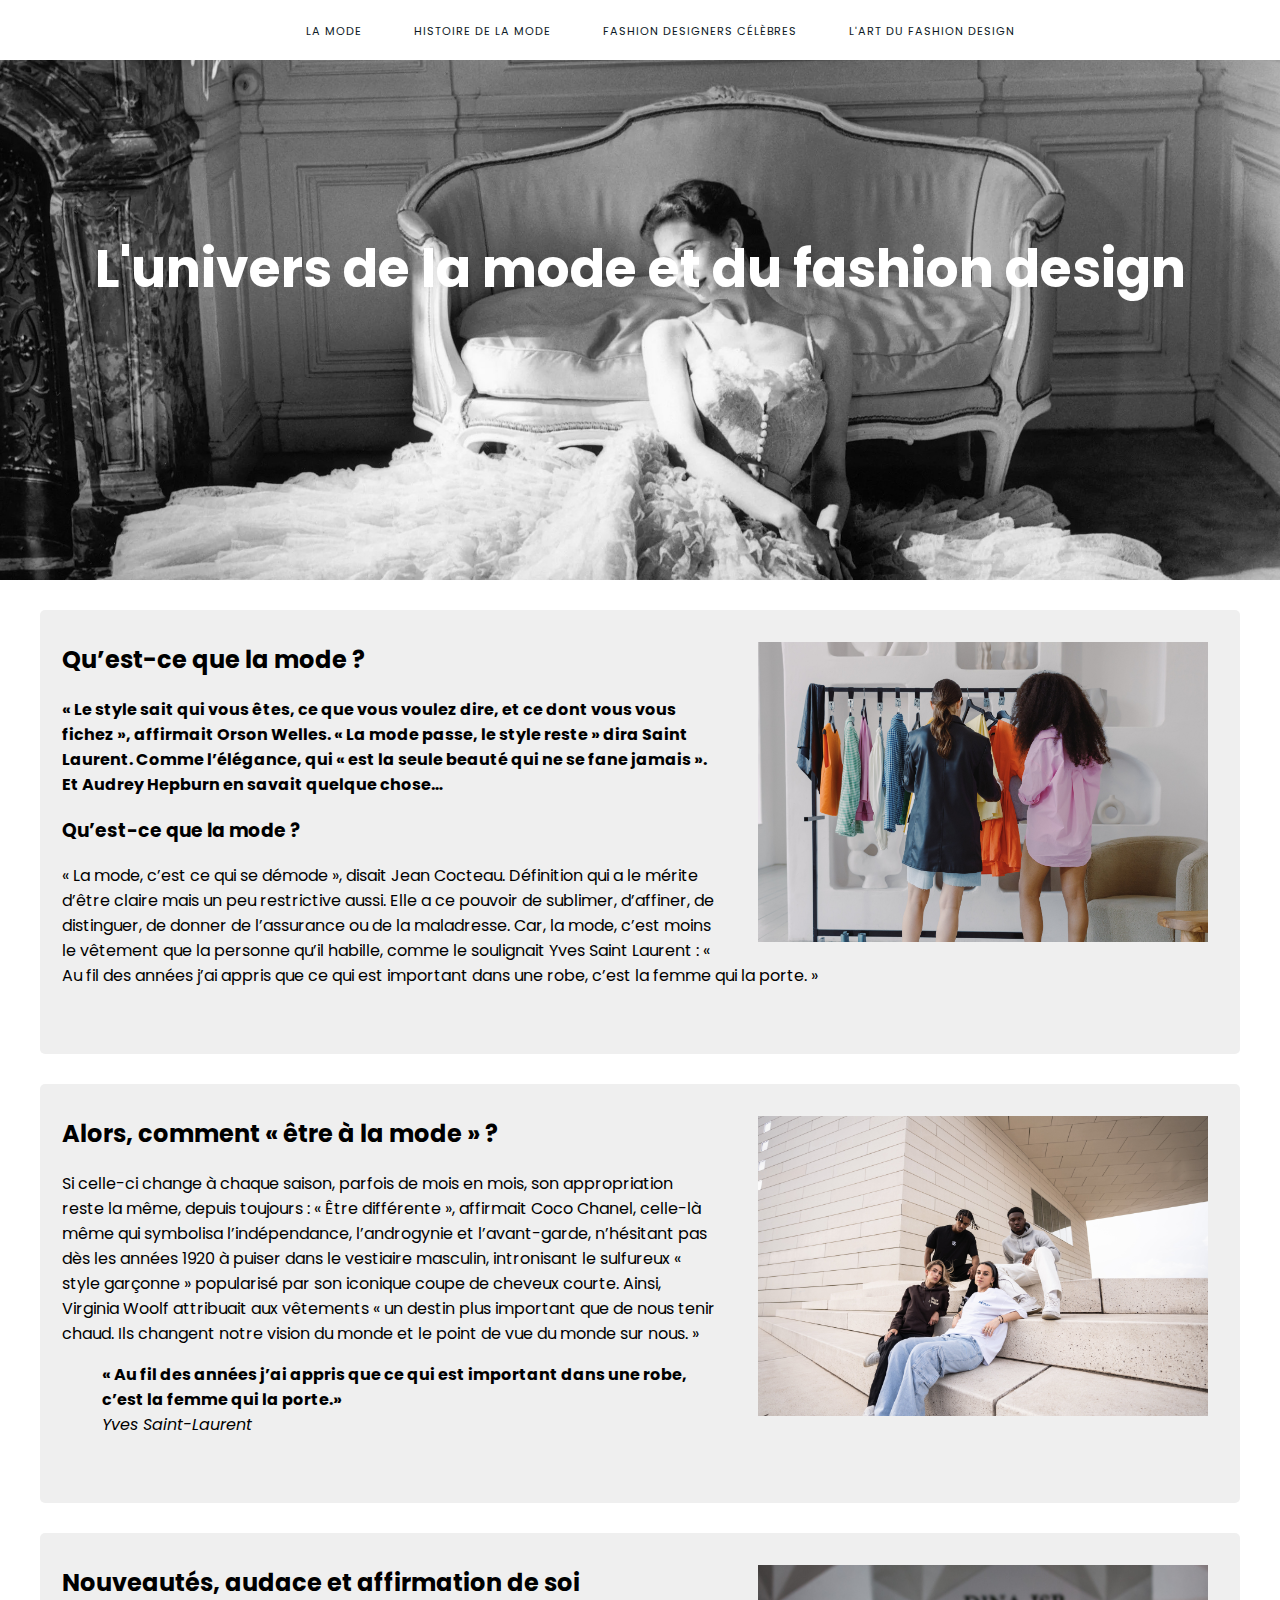
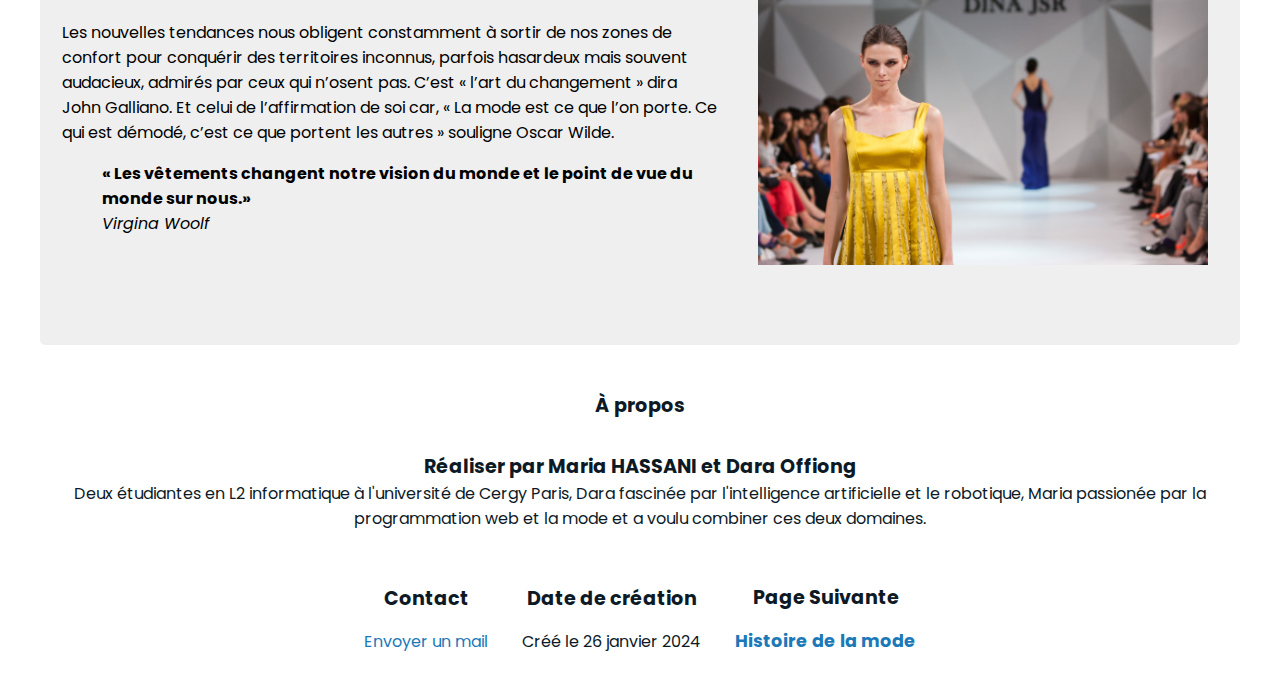
<file: index.html>
<!DOCTYPE html>
<html lang="fr">
<head>
    <meta charset="UTF-8">
    <meta name="viewport" content="width=device-width, initial-scale=1.0">
    <title>La mode et le fashion design</title>
    <link rel="stylesheet" href="styles.css">
</head>

<body>
    <header id="page_header">
    <nav> 
        <ul> 
            <li><a href="index.html" title =" La mode" >  La mode </a></li>
            <li><a href="histoire.html" title =" Histoire de la mode" >  Histoire de la mode </a></li>
            <li><a href="designers.html" title ="Fashion Designers célèbres" > Fashion Designers célèbres </a></li>
            <li><a href=" artdesign.html" title ="L'art du Fashion Design" >  L'art du Fashion Design</a></li>
        </ul>
    </nav>
    </header>

    <main>
        <div class="fixed-bg1 d-flex align-items-center">
            <h1>
                L'univers de la mode et du fashion design
            </h1>
        </div>
        

        <section id="définition">
            <article>
                <img class="image right" src="pexels-ron-lach-8396317.jpg" alt="Image">
                <section>
                    <h2>Qu’est-ce que la mode ?</h2>
                    <p><strong>« Le style sait qui vous êtes, ce que vous voulez dire, et ce dont vous vous fichez », affirmait Orson Welles. « La mode passe, le style reste » dira Saint Laurent. Comme l’élégance, qui « est la seule beauté qui ne se fane jamais ». Et Audrey Hepburn en savait quelque chose…</strong></p>
                    <h3>Qu’est-ce que la mode ?</h3>
                    <p>« La mode, c’est ce qui se démode », disait Jean Cocteau. Définition qui a le mérite d’être claire mais un peu restrictive aussi. Elle a ce pouvoir de sublimer, d’affiner, de distinguer, de donner de l’assurance ou de la maladresse. Car, la mode, c’est moins le vêtement que la personne qu’il habille, comme le soulignait Yves Saint Laurent : « Au fil des années j’ai appris que ce qui est important dans une robe, c’est la femme qui la porte. »</p>
                </section>

            </article>


            <article>
                <img class="image right" src="pexels-lucas-toyes-18398399.jpg" alt="Image">
                <section>
                    <h2>Alors, comment « être à la mode » ?</h2>
                    <p>Si celle-ci change à chaque saison, parfois de mois en mois, son appropriation reste la même, depuis toujours : « Être différente », affirmait Coco Chanel, celle-là même qui symbolisa l’indépendance, l’androgynie et l’avant-garde, n’hésitant pas dès les années 1920 à puiser dans le vestiaire masculin, intronisant le sulfureux « style garçonne » popularisé par son iconique coupe de cheveux courte. Ainsi, Virginia Woolf attribuait aux vêtements « un destin plus important que de nous tenir chaud. Ils changent notre vision du monde et le point de vue du monde sur nous. »</p>
                    <blockquote><strong>
                        « Au fil des années j’ai appris que ce qui est important dans une robe, c’est la femme qui la porte.»</strong></br>
                         <cite>Yves Saint-Laurent</cite>
                       </blockquote>
                </section>

            </article>


            <article>
                <img class="image right" src="pexels-pixabay-262039.jpg" alt="Image">
                <section>
                    <h2>Nouveautés, audace et affirmation de soi</h2>
                    <p>Les nouvelles tendances nous obligent constamment à sortir de nos zones de confort pour conquérir des territoires inconnus, parfois hasardeux mais souvent audacieux, admirés par ceux qui n’osent pas. C’est « l’art du changement » dira John Galliano. Et celui de l’affirmation de soi car, « La mode est ce que l’on porte. Ce qui est démodé, c’est ce que portent les autres » souligne Oscar Wilde.</p>
                    <blockquote><strong>« Les vêtements changent notre vision du monde et le point de vue du monde sur nous.»</strong></br>
                        <cite>Virgina Woolf</cite>
                    </blockquote>
                </section>
            </article>
        </section>
    </main>
    <footer>
        <section id="about">
            <h2>À propos</h2>
            <p><strong>Réaliser par Maria HASSANI et Dara Offiong</strong><br>
                Deux étudiantes en L2 informatique à l'université de Cergy Paris, Dara fascinée par l'intelligence artificielle et le robotique, Maria passionée par la programmation web et la mode et a voulu combiner ces deux domaines.
            </p>
        </section>

        <section id="contact">
            <h2>Contact</h2>
            <p><a href="mailto:hassanimaria01@gmail.com">Envoyer un mail</a></p>
        </section>

        <section id="creation-date">
            <h2>Date de création</h2>
            <p>Créé le 26 janvier 2024</p>
        </section>

        <section id="next-page">
            <h2>Page Suivante</h2>
            <p><a href="histoire.html">Histoire de la mode</a></p>
        </section>
    </footer>

</body>
</html>
</file>
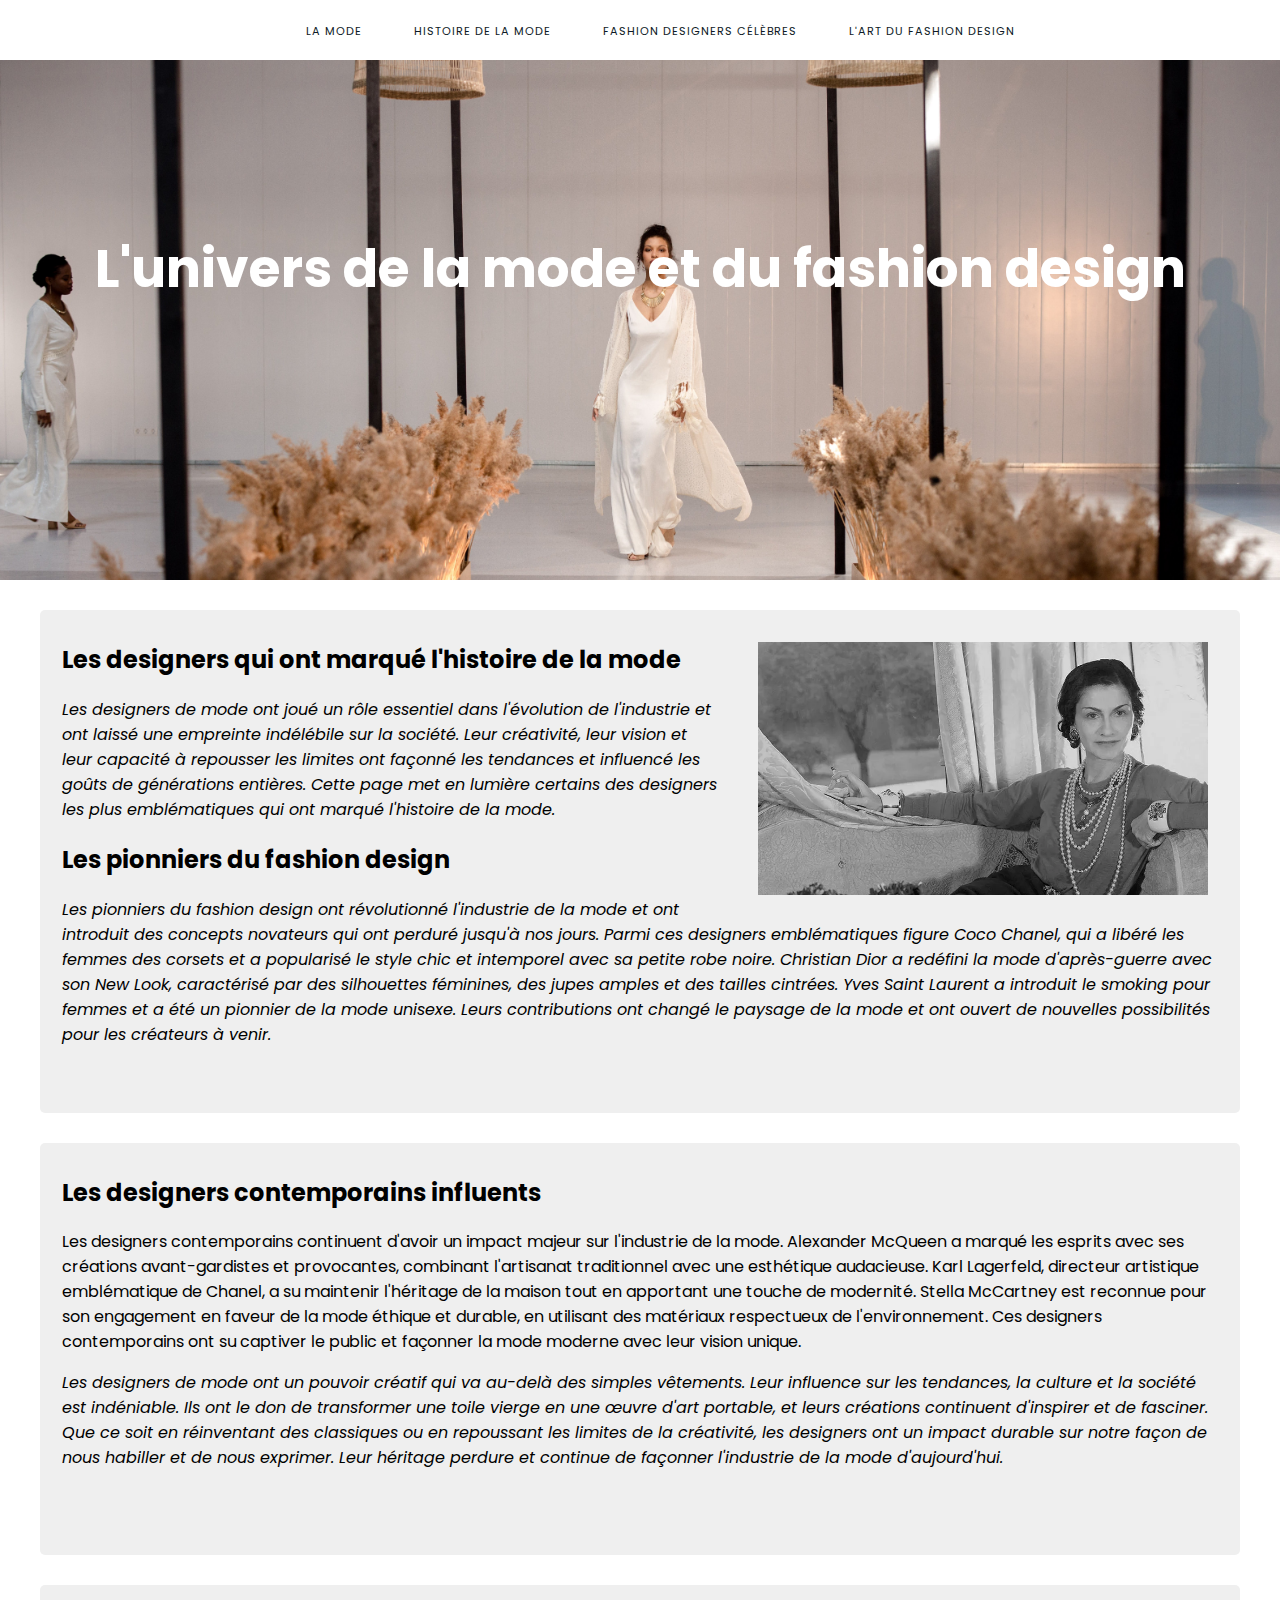
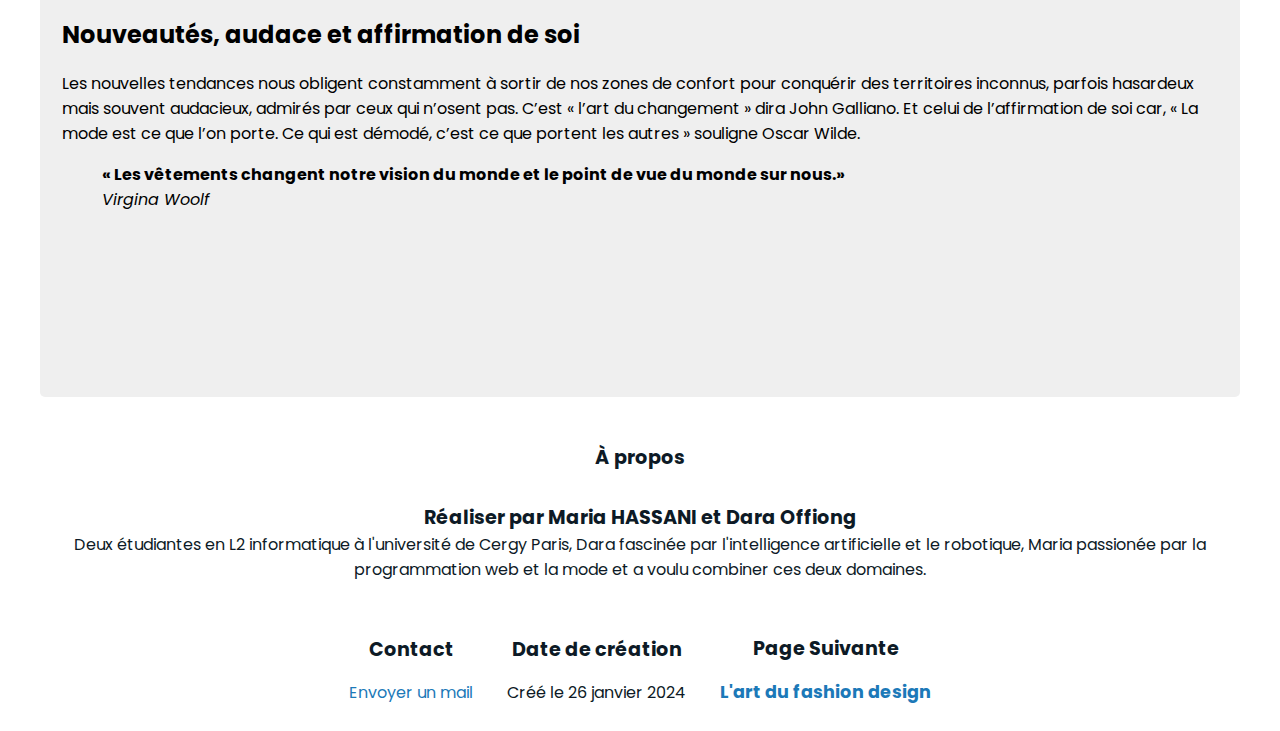
<file: designers.html>
<!DOCTYPE html>
<html lang="fr">
<head>
    <meta charset="UTF-8">
    <meta name="viewport" content="width=device-width, initial-scale=1.0">
    <title>designers</title>
    <link rel="stylesheet" href="styles.css">
</head>
<body>
    <header>
        
        <nav> 
            <ul>
                <li><a href="index.html" title =" La mode" >  La mode </a></li> 
                <li><a href="histoire.html" title =" Histoire de la mode" >  Histoire de la mode </a></li>
                <li><a href="designers.html" title ="Fashion Designers célèbres" > Fashion Designers célèbres </a></li>
                <li><a href=" artdesign.html" title ="L'art du Fashion Design" >  L'art du Fashion Design</a></li>
            </ul>
        </nav>
        
    </header>
    <main>
        <div class="fixed-bg3 d-flex align-items-center">
            <h1>
                L'univers de la mode et du fashion design
            </h1>
        </div>
        <section id="définition">
            <article>
                <img class="image right" src="vf_chanel_4898.jpg" alt="Coco Chanel Créatrice de mode, modiste et grande couturière française">
                <section>
                    <h2>Les designers qui ont marqué l'histoire de la mode</h2>
                    <p><em>Les designers de mode ont joué un rôle essentiel dans l'évolution de l'industrie et ont laissé une empreinte indélébile sur la société. Leur créativité, leur vision et leur capacité à repousser les limites ont façonné les tendances et influencé les goûts de générations entières. Cette page met en lumière certains des designers les plus emblématiques qui ont marqué l'histoire de la mode.</em></p>
                    <h2>Les pionniers du fashion design</h2>
                    <p><em>Les pionniers du fashion design ont révolutionné l'industrie de la mode et ont introduit des concepts novateurs qui ont perduré jusqu'à nos jours. Parmi ces designers emblématiques figure Coco Chanel, qui a libéré les femmes des corsets et a popularisé le style chic et intemporel avec sa petite robe noire. Christian Dior a redéfini la mode d'après-guerre avec son New Look, caractérisé par des silhouettes féminines, des jupes amples et des tailles cintrées. Yves Saint Laurent a introduit le smoking pour femmes et a été un pionnier de la mode unisexe. Leurs contributions ont changé le paysage de la mode et ont ouvert de nouvelles possibilités pour les créateurs à venir.</em></p>
                </section>
            </article>


            <article>
                <section>
                    <h2>Les designers contemporains influents</h2>
                    <p>Les designers contemporains continuent d'avoir un impact majeur sur l'industrie de la mode. Alexander McQueen a marqué les esprits avec ses créations avant-gardistes et provocantes, combinant l'artisanat traditionnel avec une esthétique audacieuse. Karl Lagerfeld, directeur artistique emblématique de Chanel, a su maintenir l'héritage de la maison tout en apportant une touche de modernité. Stella McCartney est reconnue pour son engagement en faveur de la mode éthique et durable, en utilisant des matériaux respectueux de l'environnement. Ces designers contemporains ont su captiver le public et façonner la mode moderne avec leur vision unique.</p>
                    <p><em>Les designers de mode ont un pouvoir créatif qui va au-delà des simples vêtements. Leur influence sur les tendances, la culture et la société est indéniable. Ils ont le don de transformer une toile vierge en une œuvre d'art portable, et leurs créations continuent d'inspirer et de fasciner. Que ce soit en réinventant des classiques ou en repoussant les limites de la créativité, les designers ont un impact durable sur notre façon de nous habiller et de nous exprimer. Leur héritage perdure et continue de façonner l'industrie de la mode d'aujourd'hui.</em></p>
                </section>

            </article>


            <article>
                <section>
                    <h2>Nouveautés, audace et affirmation de soi</h2>
                    <p>Les nouvelles tendances nous obligent constamment à sortir de nos zones de confort pour conquérir des territoires inconnus, parfois hasardeux mais souvent audacieux, admirés par ceux qui n’osent pas. C’est « l’art du changement » dira John Galliano. Et celui de l’affirmation de soi car, « La mode est ce que l’on porte. Ce qui est démodé, c’est ce que portent les autres » souligne Oscar Wilde.</p>
                    <blockquote><strong>« Les vêtements changent notre vision du monde et le point de vue du monde sur nous.»</strong></br>
                        <cite>Virgina Woolf</cite>
                    </blockquote>
                </section>
            </article>
        </section>
    </main>
    <footer>
        <section id="about">
            <h2>À propos</h2>
            <p><strong>Réaliser par Maria HASSANI et Dara Offiong</strong><br>
                Deux étudiantes en L2 informatique à l'université de Cergy Paris, Dara fascinée par l'intelligence artificielle et le robotique, Maria passionée par la programmation web et la mode et a voulu combiner ces deux domaines.
            </p>
        </section>

        <section id="contact">
            <h2>Contact</h2>
            <p><a href="mailto:hassanimaria01@gmail.com">Envoyer un mail</a></p>
        </section>

        <section id="creation-date">
            <h2>Date de création</h2>
            <p>Créé le 26 janvier 2024</p>
        </section>

        <section id="next-page">
            <h2>Page Suivante</h2>
            <p><a href="artdesign.html">L'art du fashion design </a></p>
        </section>
    </footer>
</body>
</html>
</file>
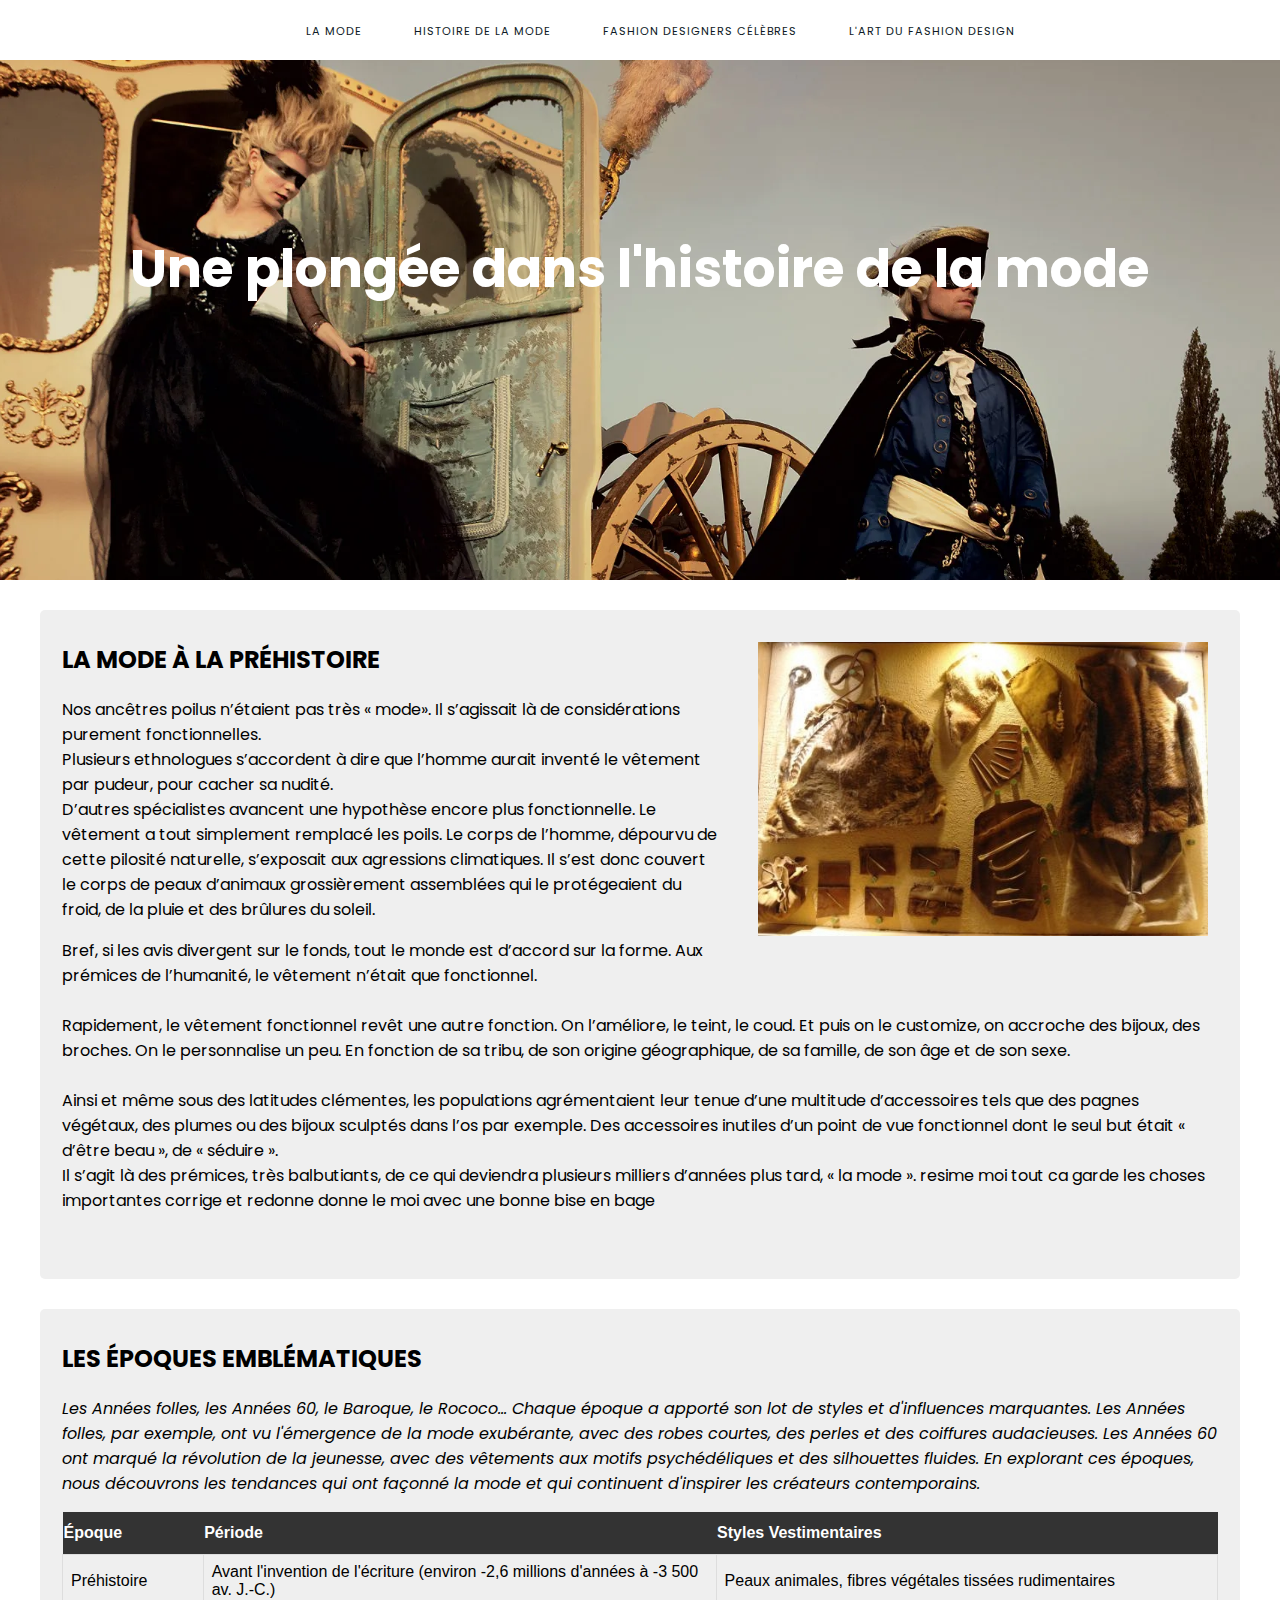
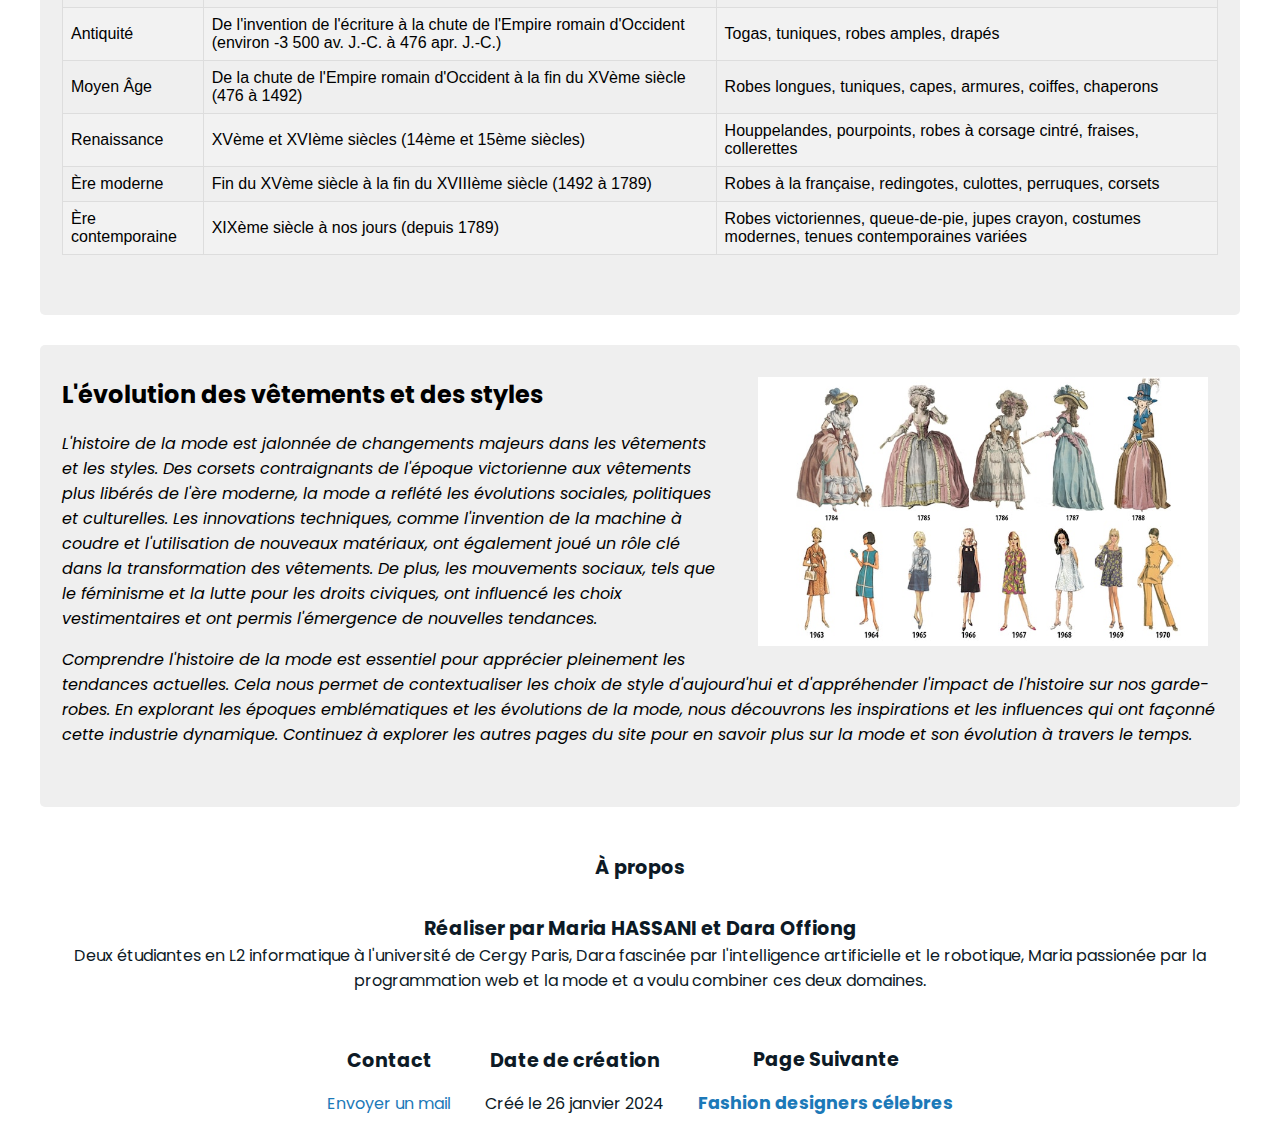
<file: histoire.html>
<!DOCTYPE html>
<html lang="fr">
<head>
    <meta charset="UTF-8">
    <meta name="viewport" content="width=device-width, initial-scale=1.0">
    <title>Histoire de la mode</title>
    <link rel="stylesheet" href="styles.css">
</head>
<body class="page-histoire">
    <header>
        <nav> 
            <ul> 
                <li><a href="index.html" title =" La mode" >  La mode </a></li>
                <li><a href="histoire.html" title =" Histoire de la mode" >  Histoire de la mode </a></li>
                <li><a href="designers.html" title ="Fashion Designers célèbres" > Fashion Designers célèbres </a></li>
                <li><a href=" artdesign.html" title ="L'art du Fashion Design" >  L'art du Fashion Design</a></li>
            </ul>
        </nav>
        
    </header>
    <main>
        <div class="fixed-bg2 d-flex align-items-center">
            <h1>
                Une plongée dans l'histoire de la mode
            </h1>
        </div>

        <section id="définition">
          <article>
              <img class="image right" src="vetement-prehistoire.jpg" alt="Image">
              <section>
                  <h2>LA MODE À LA PRÉHISTOIRE</h2>
                  <p>  Nos ancêtres poilus n’étaient pas très « mode». Il s’agissait là de considérations purement fonctionnelles.<br>Plusieurs ethnologues s’accordent à dire que l’homme aurait inventé le vêtement par pudeur, pour cacher sa nudité.<br>D’autres spécialistes avancent une hypothèse encore plus fonctionnelle. Le vêtement a tout simplement remplacé les poils. Le corps de l’homme, dépourvu de cette pilosité naturelle, s’exposait aux agressions climatiques. Il s’est donc couvert le corps de peaux d’animaux grossièrement assemblées qui le protégeaient du froid, de la pluie et des brûlures du soleil.<br></p>
                  <p>Bref, si les avis divergent sur le fonds, tout le monde est d’accord sur la forme. Aux prémices de l’humanité, le vêtement n’était que fonctionnel.<br>
                    <br>Rapidement, le vêtement fonctionnel revêt une autre fonction. On l’améliore, le teint, le coud. Et puis on le customize, on accroche des bijoux, des broches. On le personnalise un peu. En fonction de sa tribu, de son origine géographique, de sa famille, de son âge et de son sexe.<br>
        
                    <br>Ainsi et même sous des latitudes clémentes, les populations agrémentaient leur tenue d’une multitude d’accessoires tels que des pagnes végétaux, des plumes ou des bijoux sculptés dans l’os par exemple. Des accessoires inutiles d’un point de vue fonctionnel dont le seul but était « d’être beau », de « séduire ».<br>
        
                    Il s’agit là des prémices, très balbutiants, de ce qui deviendra plusieurs milliers d’années plus tard, « la mode ».
                    resime moi tout ca garde les choses importantes
                    corrige et redonne
                    donne le moi avec une bonne bise en bage</em></p>
              </section>

          </article>


          <article>
              <section>
                  <h2>LES ÉPOQUES EMBLÉMATIQUES</h2>
                  <p> <em> Les Années folles, les Années 60, le Baroque, le Rococo... Chaque époque a apporté son lot de styles et d'influences marquantes. Les Années folles, par exemple, ont vu l'émergence de la mode exubérante, avec des robes courtes, des perles et des coiffures audacieuses. Les Années 60 ont marqué la révolution de la jeunesse, avec des vêtements aux motifs psychédéliques et des silhouettes fluides. En explorant ces époques, nous découvrons les tendances qui ont façonné la mode et qui continuent d'inspirer les créateurs contemporains.</em></p>
            <table id="history">
              <thead>
                <tr>
                  <th>Époque</th>
                  <th>Période</th>
                  <th>Styles Vestimentaires</th>
                </tr>
              </thead>
              <tbody>
                <tr>
                  <td>Préhistoire</td>
                  <td>Avant l'invention de l'écriture (environ -2,6 millions d'années à -3 500 av. J.-C.)</td>
                  <td>Peaux animales, fibres végétales tissées rudimentaires</td>
                </tr>
                <tr>
                  <td>Antiquité</td>
                  <td>De l'invention de l'écriture à la chute de l'Empire romain d'Occident (environ -3 500 av. J.-C. à 476 apr. J.-C.)</td>
                  <td>Togas, tuniques, robes amples, drapés</td>
                </tr>
                <tr>
                  <td>Moyen Âge</td>
                  <td>De la chute de l'Empire romain d'Occident à la fin du XVème siècle (476 à 1492)</td>
                  <td>Robes longues, tuniques, capes, armures, coiffes, chaperons</td>
                </tr>
                <tr>
                  <td>Renaissance</td>
                  <td>XVème et XVIème siècles (14ème et 15ème siècles)</td>
                  <td>Houppelandes, pourpoints, robes à corsage cintré, fraises, collerettes</td>
                </tr>
                <tr>
                  <td>Ère moderne</td>
                  <td>Fin du XVème siècle à la fin du XVIIIème siècle (1492 à 1789)</td>
                  <td>Robes à la française, redingotes, culottes, perruques, corsets</td>
                </tr>
                <tr>
                  <td>Ère contemporaine</td>
                  <td>XIXème siècle à nos jours (depuis 1789)</td>
                  <td>Robes victoriennes, queue-de-pie, jupes crayon, costumes modernes, tenues contemporaines variées</td>
                </tr>
              </tbody>
            </table>
              </section>

          </article>


          <article>
              <img class="image right" src="womens-fashion-history.jpg" alt="Image">
              <section>
                  <h2>L'évolution des vêtements et des styles</h2>
                  <p><em>L'histoire de la mode est jalonnée de changements majeurs dans les vêtements et les styles. Des corsets contraignants de l'époque victorienne aux vêtements plus libérés de l'ère moderne, la mode a reflété les évolutions sociales, politiques et culturelles. Les innovations techniques, comme l'invention de la machine à coudre et l'utilisation de nouveaux matériaux, ont également joué un rôle clé dans la transformation des vêtements. De plus, les mouvements sociaux, tels que le féminisme et la lutte pour les droits civiques, ont influencé les choix vestimentaires et ont permis l'émergence de nouvelles tendances.</em></p>
                  <em>Comprendre l'histoire de la mode est essentiel pour apprécier pleinement les tendances actuelles. Cela nous permet de contextualiser les choix de style d'aujourd'hui et d'appréhender l'impact de l'histoire sur nos garde-robes. En explorant les époques emblématiques et les évolutions de la mode, nous découvrons les inspirations et les influences qui ont façonné cette industrie dynamique. Continuez à explorer les autres pages du site pour en savoir plus sur la mode et son évolution à travers le temps.</em>
                </section>
          </article>
      </section>
    </main>
    <footer>
      <section id="about">
            <h2>À propos</h2>
            <p><strong>Réaliser par Maria HASSANI et Dara Offiong</strong><br>
                Deux étudiantes en L2 informatique à l'université de Cergy Paris, Dara fascinée par l'intelligence artificielle et le robotique, Maria passionée par la programmation web et la mode et a voulu combiner ces deux domaines.
            </p>
      </section>

      <section id="contact">
            <h2>Contact</h2>
            <p><a href="mailto:hassanimaria01@gmail.com">Envoyer un mail</a></p>
      </section>

      <section id="creation-date">
            <h2>Date de création</h2>
            <p>Créé le 26 janvier 2024</p>
      </section>

      <section id="next-page">
            <h2>Page Suivante</h2>
            <p><a href="designers.html">Fashion designers célebres</a></p>
      </section>
    </footer>
</body>
</html>
</file>
<file: styles.css>
@import url("https://fonts.googleapis.com/css2?family=Poppins&display=swap");
body{
        font-family: "Poppins", sans-serif;
        padding: 0;
        margin: 0;
    }
nav {
        background: white;
        color: rgb(13, 26, 38);
        text-align: center;
        position: fixed;
        top: 0;
        height: 60px;
        line-height: 60px;
        width: 100vw;
        z-index: 10;
}

nav ul{   
        display: inline-block;
        list-style: none;
        margin-top: -2px;
        text-align: center;
        transition: transform 0.5s ease-out;
        -webkit-transition: transform 0.5s ease-out;
}

nav li {
        display: inline-block;
}

nav li a {
        color: rgb(13, 26, 38);
        display: block;
        font-size: 0.7em;
        height: 50px;
        letter-spacing: 1px;
        margin: 0 20px;
        padding: 0 4px;
        position: relative;
        text-decoration: none;
        text-transform: uppercase;
        transition: all 0.5s ease;
        -webkit-transition: all 0.5s ease;
}
    
nav li a:hover {
        color: rgb(28, 121, 184);
        transition: all 1s ease;
        -webkit-transition: all 1s ease;
}



.fixed-bg1{
        padding-top: 80px;
        min-height: 500px;
        background-image: url("tete.jpg");
        background-attachment: fixed;
        background-position: top center;
        background-repeat: no-repeat;
        background-size: cover;
        z-index: 1;
        position: relative;
}
.fixed-bg2{
        padding-top: 80px;
        min-height: 500px;
        background-image: url("baroque.jpg");
        background-attachment: fixed;
        background-position: top center;
        background-repeat: no-repeat;
        background-size: cover;
        z-index: 1;
        position: relative;
}
.fixed-bg3{
        padding-top: 80px;
        min-height: 500px;
        background-image: url("pexels-cottonbro-studio-9511241.jpg");
        background-attachment: fixed;
        background-position: top center;
        background-repeat: no-repeat;
        background-size: cover;
        z-index: 1;
        position: relative;
}
.fixed-bg4{
        padding-top: 80px;
        min-height: 500px;
        background-image: url("tetear.jpg");
        background-attachment: fixed;
        background-position: top center;
        background-repeat: no-repeat;
        background-size: cover;
        z-index: 1;
        position: relative;
    }





    
h1 {
        color: white;
        margin-top: 150px;
        font-weight: bold;
        text-align: center;
        font-size: 52px;
}

h1 small {
        display: block;
        margin-top: 30px;
        font-weight: normal;
        font-size: 50%
}

main section{
        margin: 10px;
}

article{
        margin:30px;
        padding:12px;
        background:#efefef;
        border-radius:5px;
        padding-bottom: 50px;
        min-height: 350px;
}

article img {
        border-radius:5px;
        padding:20px;
        color:#efefef;
        width: 450px;
        font-size:8rem;
        &.right{
            float:right;
            margin-left:20px;
        }
        &.left{
            float:left;
            margin-right:30px;
    }
}

#history {
        font-family: Arial, Helvetica, sans-serif;
        border-collapse: collapse;
        width: 100%;
}
      
#history td, #customers th {
        border: 1px solid #ddd;
        padding: 8px;
}
      
#history tr:nth-child(even){background-color: #f2f2f2;}
      
#history tr:hover {background-color: #ddd;}
      
#history th {
        padding-top: 12px;
        padding-bottom: 12px;
        text-align: left;
        background-color: #333;
        color: white;
}

footer {
    margin: 10px;
    text-align: center;
}

footer section {
    margin-bottom: 20px;
}

footer h2 {
    color: rgb(13, 26, 38);
    font-size: 1.2em;
}

footer p {
    color: rgb(13, 26, 38);
    font-size: 1em;
}

footer a {
    color: rgb(28, 121, 184);
    text-decoration: none;
    transition: color 0.5s ease;
}

footer a:hover {
    color: rgb(13, 26, 38);
}

/* Nouvelles règles CSS pour la partie "Réalisé par" */
#about {
    display: flex;
    justify-content: center;
    align-items: center;
    flex-direction: column;
}

#about strong {
    font-size: 1.2em;
}

/* Nouvelles règles CSS pour la partie "Contact" et "Page suivante" */
#contact, #creation-date, #next-page {
    display: inline-block;
    margin: 0 15px;
}

#next-page a {
    font-weight: bold;
    font-size: 1.1em;
}
</file>
